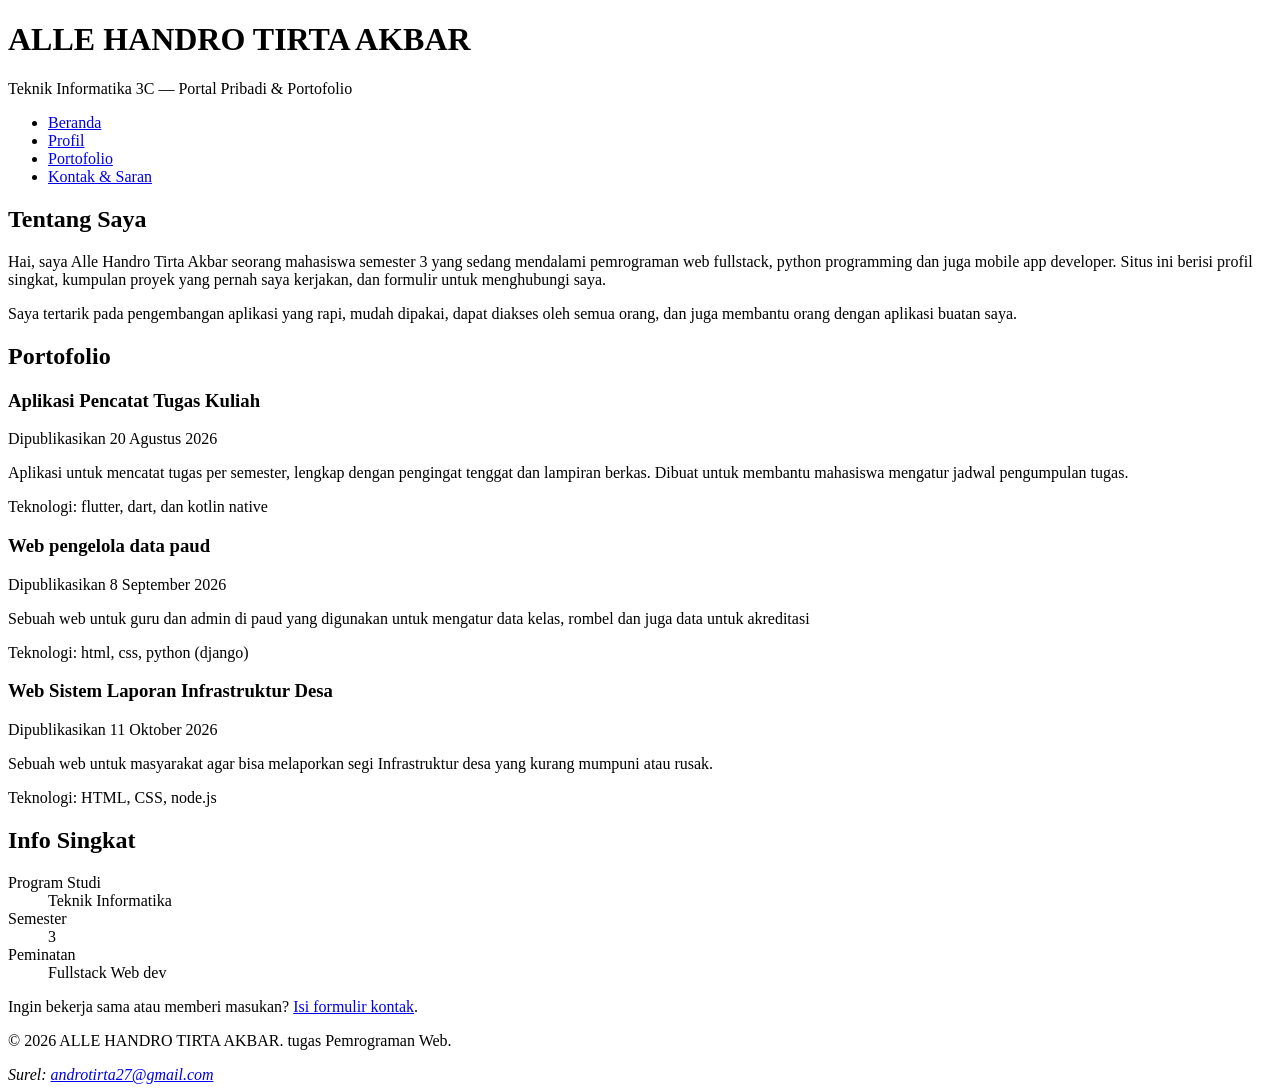
<file: tugas-2/index.html>
<!DOCTYPE html>
<html lang="id">
<head>
  <meta charset="utf-8">
  <meta name="viewport" content="width=device-width, initial-scale=1">
  <meta name="description" content="Portal pribadi dan portofolio mahasiswa">
  <title>Portal Pribadi &amp; Portofolio Mahasiswa</title>
</head>
<body>

  <header>
    <h1>ALLE HANDRO TIRTA AKBAR</h1>
    <p>Teknik Informatika 3C &mdash; Portal Pribadi &amp; Portofolio</p>

    <nav aria-label="Navigasi utama">
      <ul>
        <li><a href="index.html" aria-current="page">Beranda</a></li>
        <li><a href="index.html#profil">Profil</a></li>
        <li><a href="index.html#portofolio">Portofolio</a></li>
        <li><a href="kontak.html">Kontak &amp; Saran</a></li>
      </ul>
    </nav>
  </header>

  <main>

      <section id="profil">
        <h2>Tentang Saya</h2>
        <p>
          Hai, saya Alle Handro Tirta Akbar seorang mahasiswa semester 3 yang sedang mendalami pemrograman web fullstack, python programming dan juga mobile app developer. 
          Situs ini berisi profil singkat, kumpulan proyek yang pernah saya kerjakan,
          dan formulir untuk menghubungi saya.
        </p>
        <p>
          Saya tertarik pada pengembangan aplikasi yang rapi, mudah dipakai,
          dapat diakses oleh semua orang, dan juga membantu orang dengan aplikasi buatan saya.
        </p>
      </section>

      <section id="portofolio">
        <h2>Portofolio</h2>

        <article>
          <header>
            <h3>Aplikasi Pencatat Tugas Kuliah</h3>
            <p>Dipublikasikan <time datetime="2026-08-20">20 Agustus 2026</time></p>
          </header>
          <p>
            Aplikasi untuk mencatat tugas per semester, lengkap dengan pengingat
            tenggat dan lampiran berkas. Dibuat untuk membantu mahasiswa
            mengatur jadwal pengumpulan tugas.
          </p>
          <footer>
            <p>Teknologi: flutter, dart, dan kotlin native</p>
          </footer>
        </article>

        <article>
          <header>
            <h3>Web pengelola data paud</h3>
            <p>Dipublikasikan <time datetime="2026-09-08">8 September 2026</time></p>
          </header>
          <p>
            Sebuah web untuk guru dan admin di paud yang digunakan untuk mengatur data kelas, rombel dan juga data untuk akreditasi
          </p>
          <footer>
            <p>Teknologi: html, css, python (django)</p>
          </footer>
        </article>

        <article>
          <header>
            <h3>Web Sistem Laporan Infrastruktur Desa</h3>
            <p>Dipublikasikan <time datetime="2026-10-11">11 Oktober 2026</time></p>
          </header>
          <p>
            Sebuah web untuk masyarakat agar bisa melaporkan segi Infrastruktur desa yang kurang mumpuni atau rusak.
          </p>
          <footer>
            <p>Teknologi: HTML, CSS, node.js</p>
          </footer>
        </article>
      </section>

    <aside aria-labelledby="judul-aside">
      <h2 id="judul-aside">Info Singkat</h2>
      <dl>
        <dt>Program Studi</dt>
        <dd>Teknik Informatika</dd>
        <dt>Semester</dt>
        <dd>3</dd>
        <dt>Peminatan</dt>
        <dd>Fullstack Web dev</dd>
      </dl>
      <p>Ingin bekerja sama atau memberi masukan? <a href="kontak.html">Isi formulir kontak</a>.</p>
    </aside>

  </main>

  <footer>
    <p>&copy; 2026 ALLE HANDRO TIRTA AKBAR. tugas Pemrograman Web.</p>
    <address>
      Surel: <a href="mailto:email@contoh.com">androtirta27@gmail.com</a>
    </address>
  </footer>

</body>
</html>
</file>
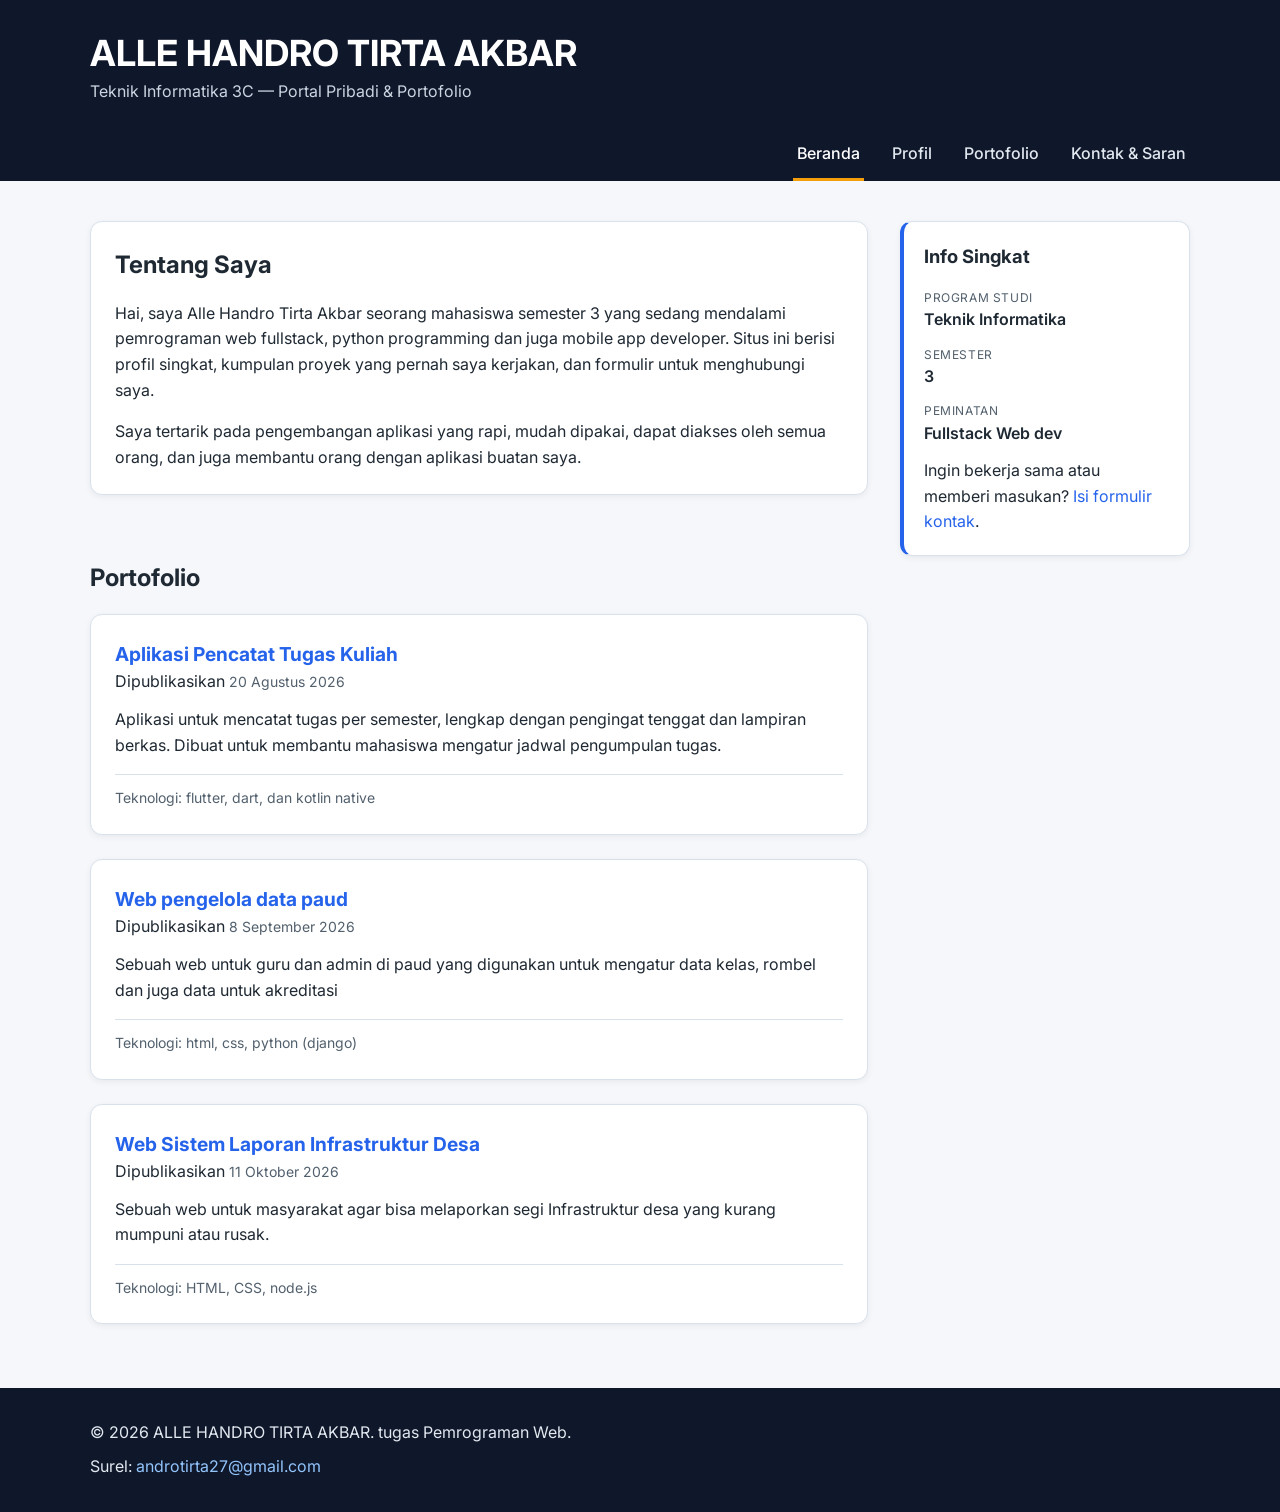
<file: tugas-3/index.html>
<!DOCTYPE html>
<html lang="id">
<head>
  <meta charset="utf-8">
  <meta name="viewport" content="width=device-width, initial-scale=1">
  <meta name="description" content="Portal pribadi dan portofolio mahasiswa">
  <link rel="stylesheet" href="style.css">
  <title>Portal Pribadi &amp; Portofolio Mahasiswa</title>
</head>
<body>

  <header>
    <h1>ALLE HANDRO TIRTA AKBAR</h1>
    <p>Teknik Informatika 3C &mdash; Portal Pribadi &amp; Portofolio</p>

    <nav aria-label="Navigasi utama">
      <ul>
        <li><a href="index.html" aria-current="page">Beranda</a></li>
        <li><a href="index.html#profil">Profil</a></li>
        <li><a href="index.html#portofolio">Portofolio</a></li>
        <li><a href="kontak.html">Kontak &amp; Saran</a></li>
      </ul>
    </nav>
  </header>

  <main>

      <section id="profil">
        <h2>Tentang Saya</h2>
        <p>
          Hai, saya Alle Handro Tirta Akbar seorang mahasiswa semester 3 yang sedang mendalami pemrograman web fullstack, python programming dan juga mobile app developer. 
          Situs ini berisi profil singkat, kumpulan proyek yang pernah saya kerjakan,
          dan formulir untuk menghubungi saya.
        </p>
        <p>
          Saya tertarik pada pengembangan aplikasi yang rapi, mudah dipakai,
          dapat diakses oleh semua orang, dan juga membantu orang dengan aplikasi buatan saya.
        </p>
      </section>

      <section id="portofolio">
        <h2>Portofolio</h2>

        <article>
          <header>
            <h3>Aplikasi Pencatat Tugas Kuliah</h3>
            <p>Dipublikasikan <time datetime="2026-08-20">20 Agustus 2026</time></p>
          </header>
          <p>
            Aplikasi untuk mencatat tugas per semester, lengkap dengan pengingat
            tenggat dan lampiran berkas. Dibuat untuk membantu mahasiswa
            mengatur jadwal pengumpulan tugas.
          </p>
          <footer>
            <p>Teknologi: flutter, dart, dan kotlin native</p>
          </footer>
        </article>

        <article>
          <header>
            <h3>Web pengelola data paud</h3>
            <p>Dipublikasikan <time datetime="2026-09-08">8 September 2026</time></p>
          </header>
          <p>
            Sebuah web untuk guru dan admin di paud yang digunakan untuk mengatur data kelas, rombel dan juga data untuk akreditasi
          </p>
          <footer>
            <p>Teknologi: html, css, python (django)</p>
          </footer>
        </article>

        <article>
          <header>
            <h3>Web Sistem Laporan Infrastruktur Desa</h3>
            <p>Dipublikasikan <time datetime="2026-10-11">11 Oktober 2026</time></p>
          </header>
          <p>
            Sebuah web untuk masyarakat agar bisa melaporkan segi Infrastruktur desa yang kurang mumpuni atau rusak.
          </p>
          <footer>
            <p>Teknologi: HTML, CSS, node.js</p>
          </footer>
        </article>
      </section>

    <aside aria-labelledby="judul-aside">
      <h2 id="judul-aside">Info Singkat</h2>
      <dl>
        <dt>Program Studi</dt>
        <dd>Teknik Informatika</dd>
        <dt>Semester</dt>
        <dd>3</dd>
        <dt>Peminatan</dt>
        <dd>Fullstack Web dev</dd>
      </dl>
      <p>Ingin bekerja sama atau memberi masukan? <a href="kontak.html">Isi formulir kontak</a>.</p>
    </aside>

  </main>

  <footer>
    <p>&copy; 2026 ALLE HANDRO TIRTA AKBAR. tugas Pemrograman Web.</p>
    <address>
      Surel: <a href="mailto:email@contoh.com">androtirta27@gmail.com</a>
    </address>
  </footer>

</body>
</html>
</file>
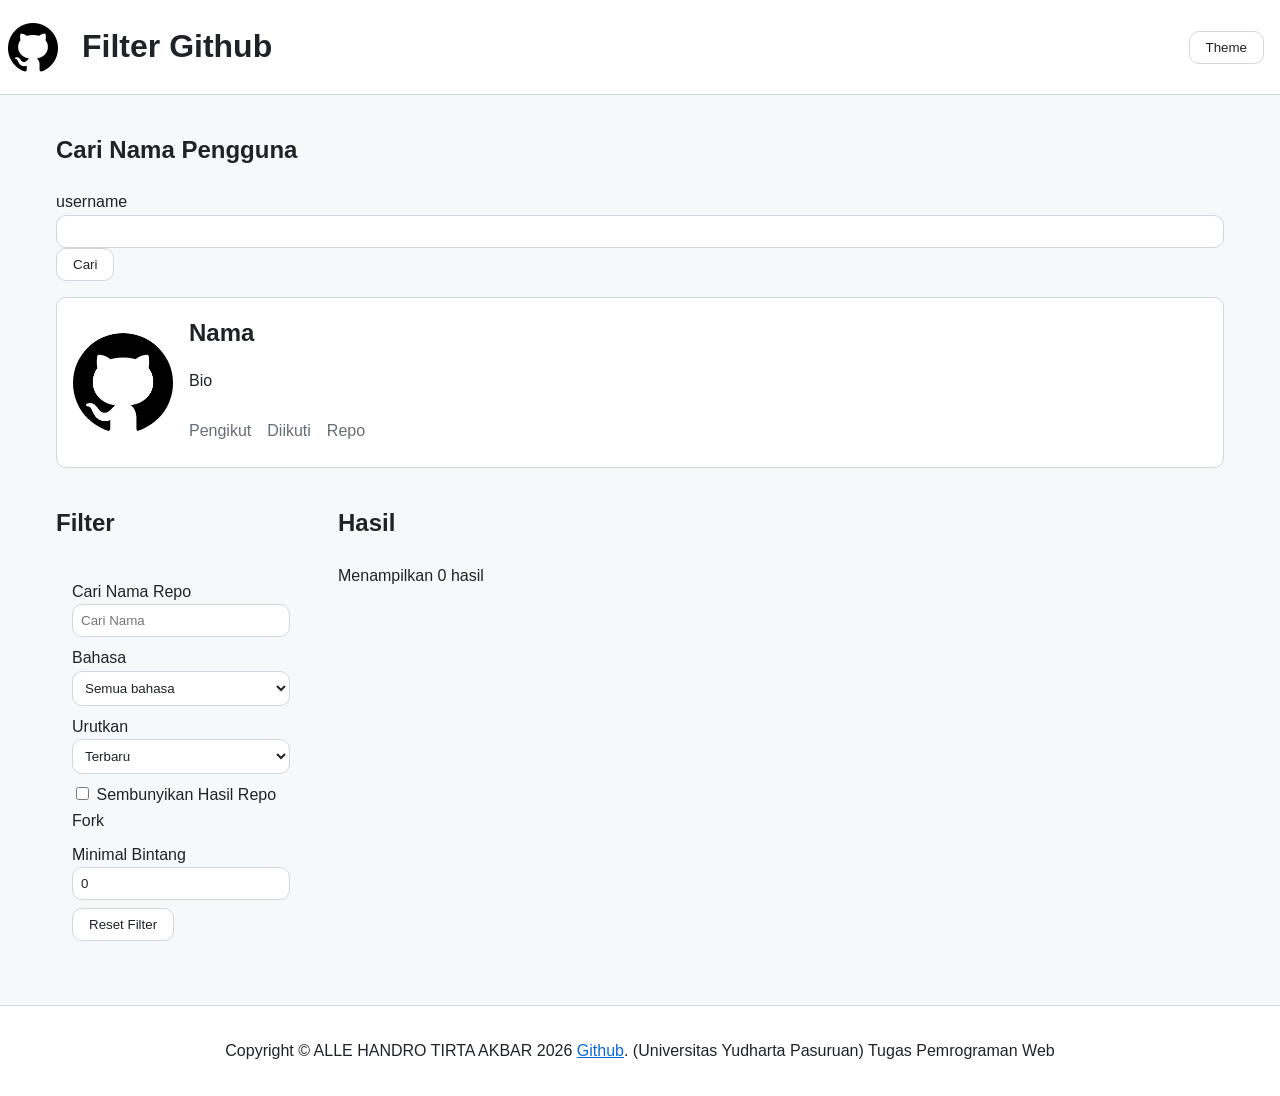
<file: tugas-5/Filter-Github/index.html>
<!DOCTYPE html>
<html lang="id">
<head>
    <meta charset="UTF-8">
    <meta name="viewport" content="width=device-width, initial-scale=1.0">
    <title>Github Filter</title>
    <link rel="stylesheet" href="style.css">
    <script src="script.js" defer></script>
</head>
<body>
    <header>
        <img src="assets/img/logo-github.png" alt="logo-github">
        <h1>Filter Github</h1>
        <button type="button" id="theme-toggle">Theme</button>
    </header>

    <main>
        <section>
            <h2>Cari Nama Pengguna</h2>
            <form id="search-form">
                <label for="username">username</label>
                <input type="text" id="username" required>
                <button type="submit" id="search-toggle">Cari</button>
            </form>
        </section>

        <section id="profile">
            <img src="assets/img/logo-github.png" alt="Foto Profil">
            <div id="profile-info">
                <h2>Nama</h2>
                <p>Bio</p>
                <ul>
                    <li><span id="followers">Pengikut</span></li>
                    <li><span id="following">Diikuti</span></li>
                    <li><span id="repos">Repo</span></li>
                </ul>
            </div>
        </section>

        <div class="layout">
            <aside>
                <h2>Filter</h2>
                <div class="filter-group">
                    <div>
                        <label for="search-name">Cari Nama Repo</label>
                        <input type="search" id="search-name" placeholder="Cari Nama">
                    </div>

                    <div>
                        <label for="filter-language">Bahasa</label>
                        <select id="filter-language">
                            <option value="">Semua bahasa</option>
                            <option value="JavaScript">JavaScript</option>
                            <option value="Python">Python</option>
                            <option value="PHP">PHP</option>
                        </select>
                    </div>

                    <div>
                        <label for="sort-by">Urutkan</label>
                        <select id="sort-by">
                            <option value="terbaru">Terbaru</option>
                            <option value="bintangTerbanyak">Bintang Terbanyak</option>
                            <option value="nameAZ">Nama A-Z</option>
                        </select>
                    </div>

                    <div>
                        <input type="checkbox" id="only-original">
                        <label for="only-original">Sembunyikan Hasil Repo Fork</label>
                    </div>

                    <div>
                        <label for="min-stars">Minimal Bintang</label>
                        <input type="number" id="min-stars" min="0" value="0">
                    </div>

                    <div>
                        <button type="button" id="reset-btn">Reset Filter</button>
                    </div>
                </div>
            </aside>

            <section>
                <h2>Hasil</h2>
                <p id="result-count">Menampilkan 0 hasil</p>
                <p id="loading" hidden>Memuat...</p>
                <p id="error" hidden>Terjadi kesalahan saat memuat data.</p>
                <p id="empty" hidden>Tidak ada hasil yang ditemukan.</p>
                <div id="repo-grid">
                    <article class="repo-card">
                        <h3><a href="#">Nama Repo</a></h3>
                        <p>Deskripsi Repo</p>
                        <ul>
                            <li><span class="language">Bahasa</span></li>
                            <li><span class="stars">Bintang</span></li>
                            <li><span class="forks">Fork</span></li>
                        </ul>
                        <p>Tanggal Update: <time datetime="2017-02-14">Tanggal Update</time></p>
                    </article>
                </div>
            </section>
        </div>
    </main>

    <footer class="footer">
        <p>Copyright &copy; ALLE HANDRO TIRTA AKBAR 2026 <a href="https://github.com/allehandrotirtaakbar">Github</a>. (Universitas Yudharta Pasuruan) Tugas Pemrograman Web </p>
    </footer>
</body>
</html>
</file>
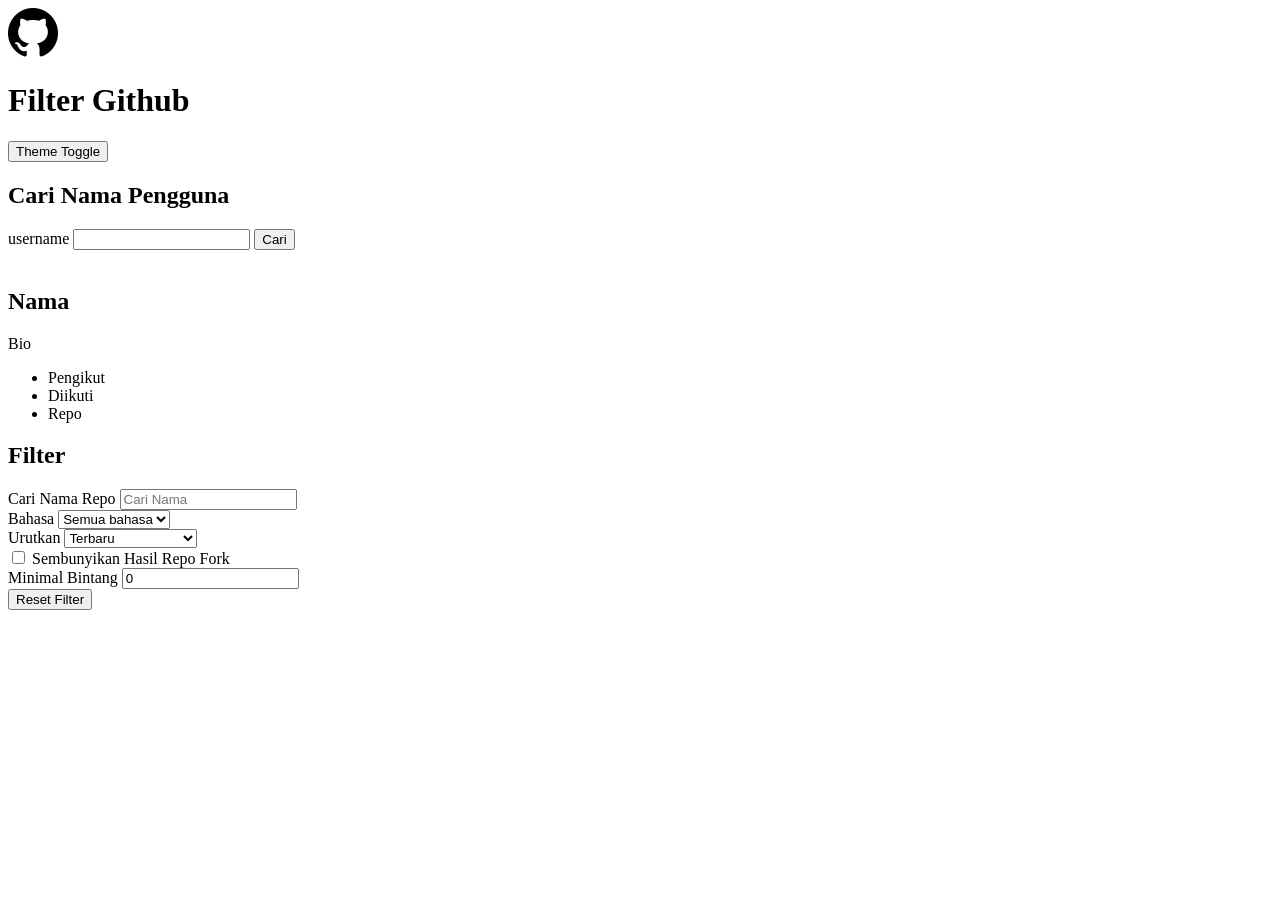
<file: tugas-5/filter_github/index.html>
<!DOCTYPE html>
<html lang="id">
<head>
    <meta charset="UTF-8">
    <meta name="viewport" content="width=device-width, initial-scale=1.0">
    <title>Github Filter</title>
</head>
<body>
    <header>
        <img src="assets/img/logo-github.png" alt="logo-github" width="50px">
        <h1>Filter Github</h1>
        <button type="button" id="theme-toggle">Theme Toggle</button>
    </header>

    <main>
        <section>
            <h2>Cari Nama Pengguna</h2>
            <form id="search-form">
                <label for="username">username</label>
                <input type="text" id="username" required>
                <button type="submit">Cari</button>
            </form>
        </section>

        <section id="profile">
            <img alt="">
            <h2>Nama</h2>
            <p>Bio</p>
            <ul>
                <li>Pengikut</li>
                <li>Diikuti</li>
                <li>Repo</li>
            </ul>
        </section>

        <div class="layout">
            <aside>
                <h2>Filter</h2>
                <div class="filter-group">
                    <div>
                        <label for="search-name">Cari Nama Repo</label>
                        <input type="search" id="search-name" placeholder="Cari Nama">
                    </div>

                    <div>
                        <label for="filter-language">Bahasa</label>
                        <select id="filter-language">
                            <option value="">Semua bahasa</option>
                            <option value="JavaScript">JavaScript</option>
                            <option value="Python">Python</option>
                            <option value="PHP">PHP</option>
                        </select>
                    </div>

                    <div>
                        <label for="sort-by">Urutkan</label>
                        <select id="sort-by">
                            <option value="terbaru">Terbaru</option>
                            <option value="bintangTerbanyak">Bintang Terbanyak</option>
                            <option value="nameAZ">Nama A-Z</option>
                        </select>
                    </div>

                    <div>
                        <input type="checkbox" id="only-original">
                        <label for="only-original">Sembunyikan Hasil Repo Fork</label>
                    </div>

                    <div>
                        <label for="min-stars">Minimal Bintang</label>
                        <input type="number" id="min-stars" min="0" value="0">
                    </div>

                    <div>
                        <button input type="button" id="reset-btn">Reset Filter</button>
                    </div>
                </div>
            </aside>

            <section>

            </section>
        </div>
    </main>

    <footer>

    </footer>
</body>
</html>
</file>
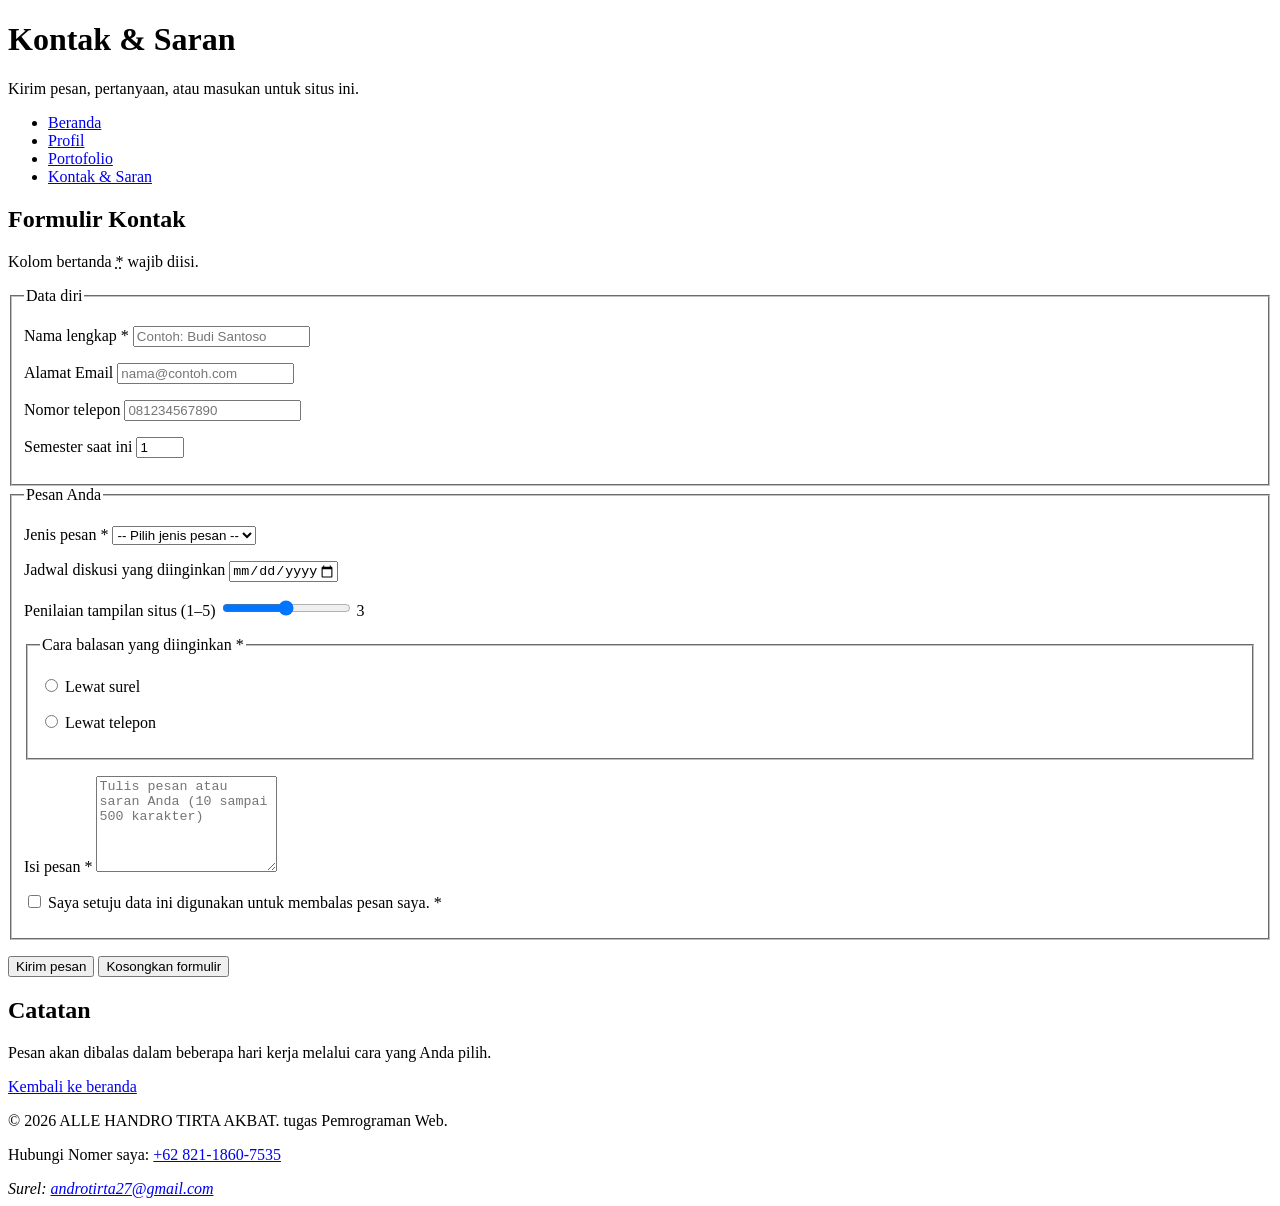
<file: tugas-2/kontak.html>
<!DOCTYPE html>
<html lang="id">
<head>
  <meta charset="utf-8">
  <meta name="viewport" content="width=device-width, initial-scale=1">
  <meta name="description" content="Formulir kontak dan saran untuk portal pribadi mahasiswa.">
  <title>Kontak &amp; Saran & Portal Pribadi Mahasiswa</title>
</head>
<body>

  <header>
    <h1>Kontak &amp; Saran</h1>
    <p>Kirim pesan, pertanyaan, atau masukan untuk situs ini.</p>

    <nav aria-label="Navigasi utama">
      <ul>
        <li><a href="index.html">Beranda</a></li>
        <li><a href="index.html#profil">Profil</a></li>
        <li><a href="index.html#portofolio">Portofolio</a></li>
        <li><a href="kontak.html" aria-current="page">Kontak &amp; Saran</a></li>
      </ul>
    </nav>
  </header>

  <main>

      <section>
        <h2>Formulir Kontak</h2>
        <p>Kolom bertanda <abbr title="wajib diisi">*</abbr> wajib diisi.</p>

        <form action="#" method="post">

          <fieldset>
            <legend>Data diri</legend>

            <p>
              <label for="nama">Nama lengkap *</label>
              <input type="text" id="nama" name="nama" required minlength="3" maxlength="50"
                     autocomplete="name" placeholder="Contoh: Budi Santoso">
            </p>

            <p>
              <label for="email">Alamat Email</label>
              <input type="email" id="email" name="email" required
                     autocomplete="email" placeholder="nama@contoh.com">
            </p>

            <p>
              <label for="telepon">Nomor telepon</label>
              <input type="tel" id="telepon" name="telepon"
                     pattern="08[0-9]{8,11}" title="Awali dengan 08, total 10 sampai 13 digit angka"
                     autocomplete="tel" placeholder="081234567890">
            </p>

            <p>
              <label for="semester">Semester saat ini</label>
              <input type="number" id="semester" name="semester" min="1" max="14" step="1" value="1">
            </p>
          </fieldset>

          <fieldset>
            <legend>Pesan Anda</legend>

            <p>
              <label for="jenis">Jenis pesan *</label>
              <select id="jenis" name="jenis" required>
                <option value="">-- Pilih jenis pesan --</option>
                <option value="pertanyaan">Pertanyaan</option>
                <option value="kerja-sama">Ajakan kerja sama</option>
                <option value="saran">Saran untuk situs</option>
              </select>
            </p>

            <p>
              <label for="tanggal">Jadwal diskusi yang diinginkan</label>
              <input type="date" id="tanggal" name="tanggal" min="2026-10-19" max="2027-12-31">
            </p>

            <p>
              <label for="rating">Penilaian tampilan situs (1&ndash;5)</label>
              <input type="range" id="rating" name="rating" min="1" max="5" step="1" value="3"
                     oninput="document.getElementById('rating-nilai').value = this.value">
              <output id="rating-nilai" for="rating">3</output>
            </p>

            <fieldset>
              <legend>Cara balasan yang diinginkan *</legend>
              <p>
                <input 
                type="radio" 
                id="balas-email" 
                name="balasan" 
                value="email" required>
                <label for="balas-email">Lewat surel</label>
              </p>
              <p>
                <input 
                type="radio" 
                id="balas-telepon" 
                name="balasan" 
                value="telepon">
                <label for="balas-telepon">Lewat telepon</label>
              </p>
            </fieldset>

            <p>
              <label for="pesan">Isi pesan *</label>
              <textarea id="pesan" name="pesan" rows="6" required minlength="10" maxlength="500"
                        placeholder="Tulis pesan atau saran Anda (10 sampai 500 karakter)"></textarea>
            </p>

            <p>
              <input type="checkbox" id="setuju" name="setuju" value="ya" required>
              <label for="setuju">Saya setuju data ini digunakan untuk membalas pesan saya. *</label>
            </p>
          </fieldset>

          <p>
            <button type="submit">Kirim pesan</button>
            <button type="reset">Kosongkan formulir</button>
          </p>

        </form>
      </section>

    <aside aria-labelledby="judul-aside">
      <h2 id="judul-aside">Catatan</h2>
      <p>Pesan akan dibalas dalam beberapa hari kerja melalui cara yang Anda pilih.</p>
      <p><a href="index.html">Kembali ke beranda</a></p>
    </aside>

  </main>

  <footer>
    <p>&copy; 2026 ALLE HANDRO TIRTA AKBAT. tugas Pemrograman Web.</p>
    <p>Hubungi Nomer saya: <a href="tel:+6282118607535">+62 821-1860-7535</a></p>
    <address>
      Surel: <a href="mailto:email@contoh.com">androtirta27@gmail.com</a>
    </address>
  </footer>

</body>
</html>
</file>
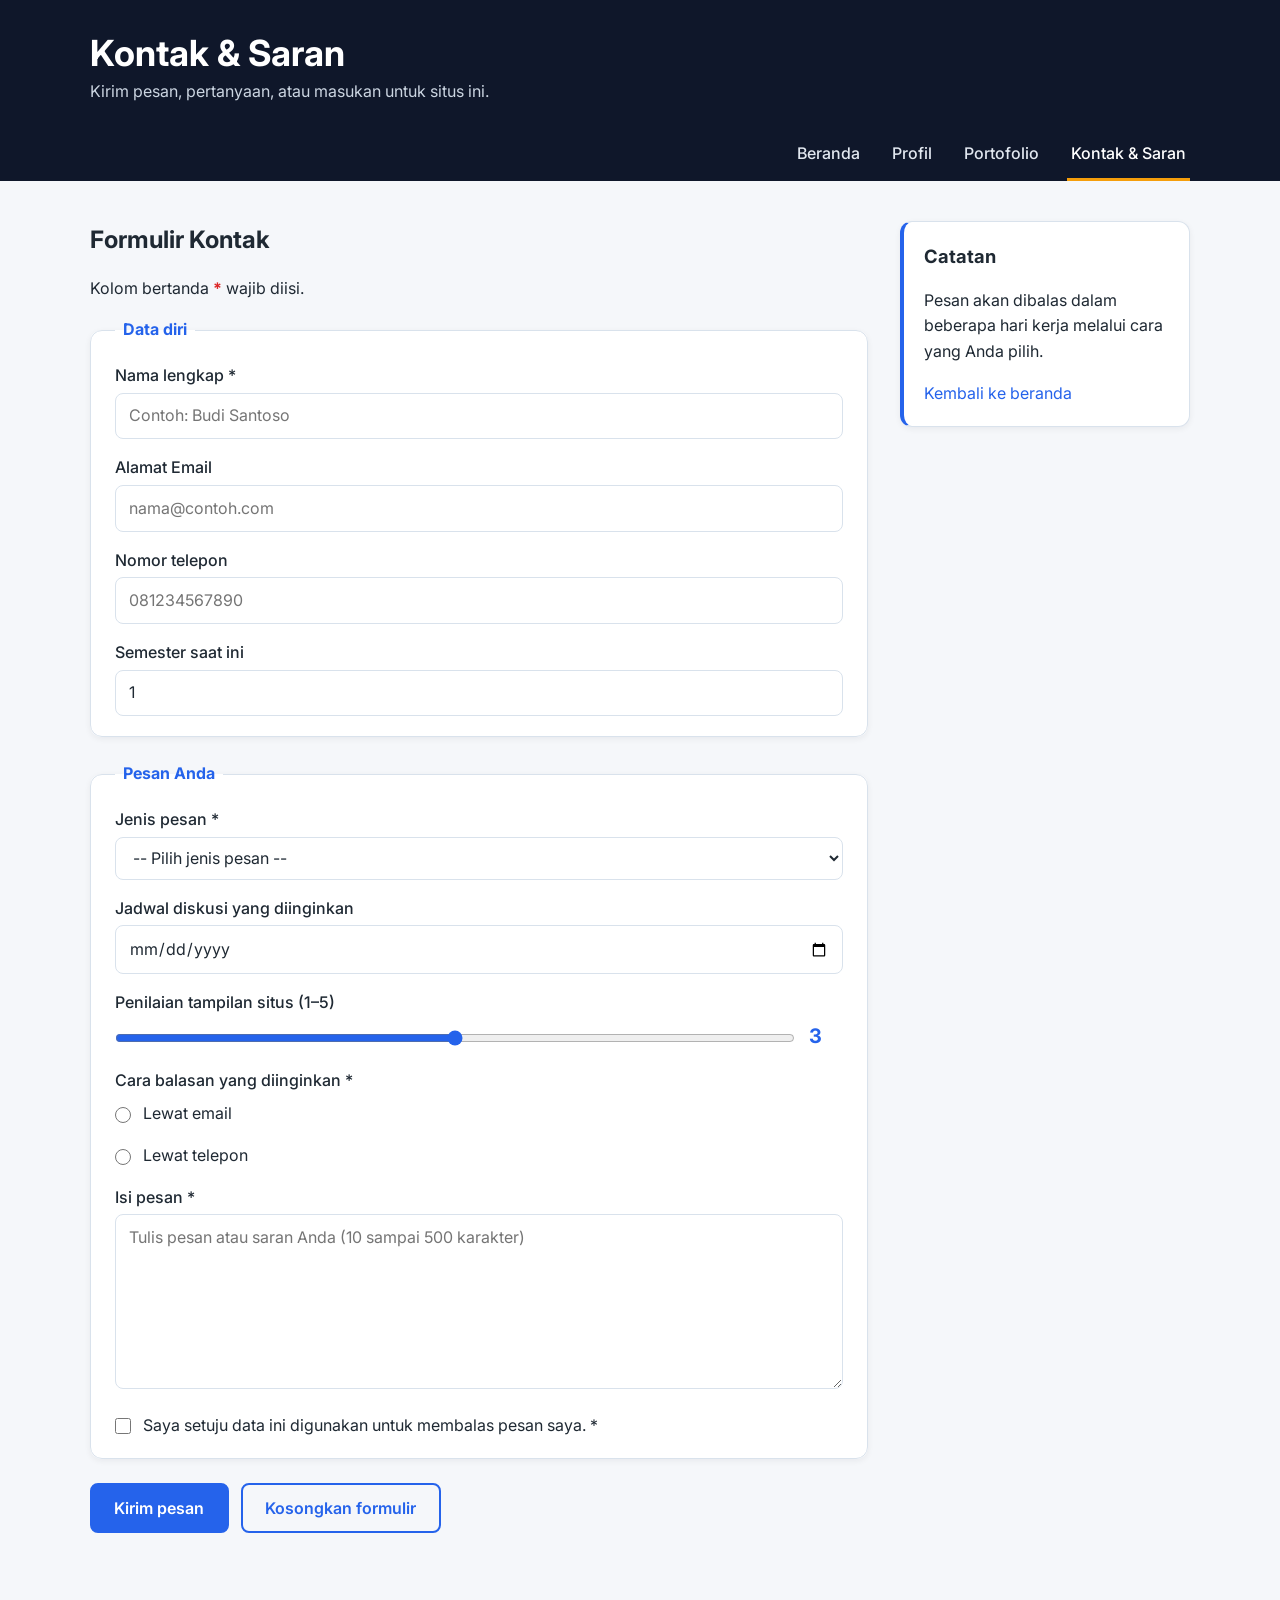
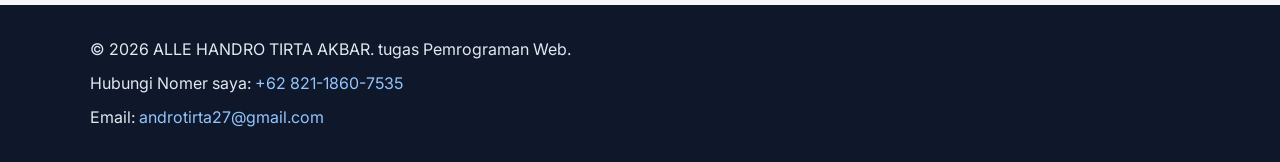
<file: tugas-3/kontak.html>
<!DOCTYPE html>
<html lang="id">
<head>
  <meta charset="utf-8">
  <meta name="viewport" content="width=device-width, initial-scale=1">
  <meta name="description" content="Formulir kontak dan saran untuk portal pribadi mahasiswa.">
  <link rel="stylesheet" href="style.css">
  <title>Kontak &amp; Saran & Portal Pribadi Mahasiswa</title>
</head>
<body>

  <header>
    <h1>Kontak &amp; Saran</h1>
    <p>Kirim pesan, pertanyaan, atau masukan untuk situs ini.</p>

    <nav aria-label="Navigasi utama">
      <ul>
        <li><a href="index.html">Beranda</a></li>
        <li><a href="index.html#profil">Profil</a></li>
        <li><a href="index.html#portofolio">Portofolio</a></li>
        <li><a href="kontak.html" aria-current="page">Kontak &amp; Saran</a></li>
      </ul>
    </nav>
  </header>

  <main>

      <section>
        <h2>Formulir Kontak</h2>
        <p>Kolom bertanda <abbr title="wajib diisi">*</abbr> wajib diisi.</p>

        <form action="#" method="post">

          <fieldset>
            <legend>Data diri</legend>

            <p>
              <label for="nama">Nama lengkap *</label>
              <input type="text" id="nama" name="nama" required minlength="3" maxlength="50"
                     autocomplete="name" placeholder="Contoh: Budi Santoso">
            </p>

            <p>
              <label for="email">Alamat Email</label>
              <input type="email" id="email" name="email" required
                     autocomplete="email" placeholder="nama@contoh.com">
            </p>

            <p>
              <label for="telepon">Nomor telepon</label>
              <input type="tel" id="telepon" name="telepon"
                     pattern="08[0-9]{8,11}" title="Awali dengan 08, total 10 sampai 13 digit angka"
                     autocomplete="tel" placeholder="081234567890">
            </p>

            <p>
              <label for="semester">Semester saat ini</label>
              <input type="number" id="semester" name="semester" min="1" max="14" step="1" value="1">
            </p>
          </fieldset>

          <fieldset>
            <legend>Pesan Anda</legend>

            <p>
              <label for="jenis">Jenis pesan *</label>
              <select id="jenis" name="jenis" required>
                <option value="">-- Pilih jenis pesan --</option>
                <option value="pertanyaan">Pertanyaan</option>
                <option value="kerja-sama">Ajakan kerja sama</option>
                <option value="saran">Saran untuk situs</option>
              </select>
            </p>

            <p>
              <label for="tanggal">Jadwal diskusi yang diinginkan</label>
              <input type="date" id="tanggal" name="tanggal" min="2026-10-19" max="2027-12-31">
            </p>

            <p>
              <label for="rating">Penilaian tampilan situs (1&ndash;5)</label>
              <input type="range" id="rating" name="rating" min="1" max="5" step="1" value="3"
                     oninput="document.getElementById('rating-nilai').value = this.value">
              <output id="rating-nilai" for="rating">3</output>
            </p>

            <fieldset>
              <legend>Cara balasan yang diinginkan *</legend>
              <p>
                <input 
                type="radio" 
                id="balas-email" 
                name="balasan" 
                value="email" required>
                <label for="balas-email">Lewat email</label>
              </p>
              <p>
                <input 
                type="radio" 
                id="balas-telepon" 
                name="balasan" 
                value="telepon">
                <label for="balas-telepon">Lewat telepon</label>
              </p>
            </fieldset>

            <p>
              <label for="pesan">Isi pesan *</label>
              <textarea id="pesan" name="pesan" rows="6" required minlength="10" maxlength="500"
                        placeholder="Tulis pesan atau saran Anda (10 sampai 500 karakter)"></textarea>
            </p>

            <p>
              <input type="checkbox" id="setuju" name="setuju" value="ya" required>
              <label for="setuju">Saya setuju data ini digunakan untuk membalas pesan saya. *</label>
            </p>
          </fieldset>

          <p>
            <button type="submit">Kirim pesan</button>
            <button type="reset">Kosongkan formulir</button>
          </p>

        </form>
      </section>

    <aside aria-labelledby="judul-aside">
      <h2 id="judul-aside">Catatan</h2>
      <p>Pesan akan dibalas dalam beberapa hari kerja melalui cara yang Anda pilih.</p>
      <p><a href="index.html">Kembali ke beranda</a></p>
    </aside>

  </main>

  <footer>
    <p>&copy; 2026 ALLE HANDRO TIRTA AKBAR. tugas Pemrograman Web.</p>
    <p>Hubungi Nomer saya: <a href="tel:+6282118607535">+62 821-1860-7535</a></p>
    <address>
      Email: <a href="mailto:andro.tirta27@gmail.com">androtirta27@gmail.com</a>
    </address>
  </footer>

</body>
</html>
</file>
<file: tugas-3/style.css>
@import url("https://fonts.googleapis.com/css2?family=Inter:wght@400;500;600;700&display=swap");

/* ===== 1. VARIABEL ===== */
:root {
  --warna-gelap: #0F172A;
  --warna-latar: #F5F7FA;
  --warna-kartu: #FFFFFF;
  --warna-teks: #1F2933;
  --warna-redup: #52606D;
  --warna-aksen: #2563EB;
  --warna-aksen-hover: #1D4ED8;
  --warna-kuning: #F59E0B;
  --warna-border: #D9E2EC;
  --warna-error: #DC2626;
  --warna-sukses: #16A34A;
  --teks-di-gelap: #E2E8F0;
  --teks-redup-di-gelap: #CBD5E1;
  --link-di-gelap: #93C5FD;

  --font-utama: "Inter", system-ui, -apple-system, "Segoe UI", sans-serif;
  --radius: 12px;
  --radius-kecil: 8px;
  --lebar-maks: 1100px;
  --bayangan: 0 2px 6px rgba(15, 23, 42, 0.06);
  --bayangan-hover: 0 10px 24px rgba(15, 23, 42, 0.14);
}

/* ===== 2. RESET ===== */
*, *::before, *::after {
  margin: 0;
  padding: 0;
  box-sizing: border-box;
}

/* ===== 3. GAYA DASAR ===== */
html {
  font-size: 16px;
  scroll-behavior: smooth;
}

body {
  font-family: var(--font-utama);
  background: var(--warna-latar);
  color: var(--warna-teks);
  line-height: 1.6;
}

h1 {
  font-size: 2.25rem;
  line-height: 1.2;
}

h2 {
  font-size: 1.5rem;
  margin-bottom: 1rem;
}

h3 {
  font-size: 1.2rem;
  color: var(--warna-aksen);
}

p {
  margin-bottom: 1rem;
}

p:last-child {
  margin-bottom: 0;
}

a {
  color: var(--warna-aksen);
  text-decoration: none;
}

a:hover {
  color: var(--warna-aksen-hover);
  text-decoration: underline;
}

time {
  font-size: 0.875rem;
  color: var(--warna-redup);
}

abbr {
  text-decoration: none;
  color: var(--warna-error);
  font-weight: 700;
}

/* ===== 4. LAYOUT ===== */
body > header,
body > footer,
main {
  padding-inline: max(1rem, calc((100% - var(--lebar-maks)) / 2));
}

body > header {
  padding-block: 2rem 0;
}

body > footer {
  padding-block: 2rem;
}

main {
  padding-block: 2.5rem;
  display: grid;
  grid-template-columns: minmax(0, 1fr) 290px;
  gap: 2rem;
}

main > section {
  grid-column: 1;
}

main > aside {
  grid-column: 2;
  grid-row: 1 / span 2;
  align-self: start;
}

/* ===== 5. KOMPONEN ===== */

/* --- header halaman + nav --- */
body > header,
body > footer {
  background: var(--warna-gelap);
  color: var(--teks-di-gelap);
}

body > header h1 {
  color: #FFFFFF;
}

body > header > p {
  color: var(--teks-redup-di-gelap);
  margin-top: 0.25rem;
}

nav ul {
  display: flex;
  justify-content: flex-end;
  flex-wrap: wrap;
  gap: 0.5rem 1.5rem;
  list-style: none;
  margin-top: 1.5rem;
}

nav a {
  display: inline-block;
  padding: 0.75rem 0.25rem;
  color: var(--teks-di-gelap);
  text-decoration: none;
  font-weight: 500;
  border-bottom: 3px solid transparent;
  transition: color 0.2s, border-color 0.2s;
}

nav a:hover {
  color: #FFFFFF;
  text-decoration: none;
  border-bottom-color: var(--warna-aksen);
}

nav a[aria-current="page"] {
  color: #FFFFFF;
  border-bottom-color: var(--warna-kuning);
}

/* --- section profil sebagai kartu --- */
#profil {
  background: var(--warna-kartu);
  border: 1px solid var(--warna-border);
  border-radius: var(--radius);
  padding: 1.5rem;
  margin-bottom: 2rem;
  box-shadow: var(--bayangan);
}

/* --- portofolio --- */
article {
  background: var(--warna-kartu);
  border: 1px solid var(--warna-border);
  border-radius: var(--radius);
  padding: 1.5rem;
  margin-bottom: 1.5rem;
  box-shadow: var(--bayangan);
  transition: transform 0.2s, box-shadow 0.2s;
}

article:hover {
  transform: translateY(-4px);
  box-shadow: var(--bayangan-hover);
}

article > header {
  margin-bottom: 0.75rem;
}

article > header p {
  margin-bottom: 0;
}

article > footer {
  margin-top: 1rem;
  padding-top: 0.75rem;
  border-top: 1px solid var(--warna-border);
  font-size: 0.875rem;
  color: var(--warna-redup);
}

article > footer p {
  margin-bottom: 0;
}

/* --- aside --- */
main > aside {
  position: sticky;
  top: 1rem;
  background: var(--warna-kartu);
  border: 1px solid var(--warna-border);
  border-left: 4px solid var(--warna-aksen);
  border-radius: var(--radius);
  padding: 1.25rem;
  box-shadow: var(--bayangan);
}

main > aside h2 {
  font-size: 1.15rem;
}

dt {
  font-size: 0.75rem;
  text-transform: uppercase;
  letter-spacing: 0.05em;
  color: var(--warna-redup);
}

dd {
  font-weight: 600;
  margin-bottom: 0.75rem;
}

/* --- formulir --- */
fieldset {
  background: var(--warna-kartu);
  border: 1px solid var(--warna-border);
  border-radius: var(--radius);
  padding: 1.25rem 1.5rem;
  margin-bottom: 1.5rem;
  box-shadow: var(--bayangan);
}

legend {
  padding: 0 0.5rem;
  font-weight: 700;
  color: var(--warna-aksen);
}

/* fieldset di dalam fieldset */
fieldset fieldset {
  border: none;
  box-shadow: none;
  background: transparent;
  padding: 0;
  margin-bottom: 1rem;
}

fieldset fieldset legend {
  padding: 0;
  margin-bottom: 0.5rem;
  color: var(--warna-teks);
  font-weight: 500;
}

label {
  display: block;
  margin-bottom: 0.25rem;
  font-weight: 500;
}

/* label radio/checkbox sejajar dengan inputnya */
input[type="radio"] + label,
input[type="checkbox"] + label {
  display: inline;
  font-weight: 400;
}

input[type="radio"],
input[type="checkbox"] {
  accent-color: var(--warna-aksen);
  margin-right: 0.5rem;
  width: 1rem;
  height: 1rem;
  vertical-align: middle;
}

input:not([type="radio"]):not([type="checkbox"]):not([type="range"]),
select,
textarea {
  width: 100%;
  padding: 0.6rem 0.8rem;
  border: 1px solid var(--warna-border);
  border-radius: var(--radius-kecil);
  background: #fff;
  color: var(--warna-teks);
  font: inherit;
  transition: border-color 0.2s, box-shadow 0.2s;
}

textarea {
  resize: vertical;
}

input[type="range"] {
  width: calc(100% - 3rem);
  accent-color: var(--warna-aksen);
  vertical-align: middle;
}

output {
  display: inline-block;
  min-width: 2rem;
  text-align: center;
  font-size: 1.25rem;
  font-weight: 700;
  color: var(--warna-aksen);
}

/* tombol */
button {
  font: inherit;
  font-weight: 600;
  padding: 0.65rem 1.4rem;
  margin-right: 0.5rem;
  border-radius: var(--radius-kecil);
  border: 2px solid var(--warna-aksen);
  background: var(--warna-aksen);
  color: #fff;
  cursor: pointer;
  transition: background 0.2s, color 0.2s, border-color 0.2s;
}

button:hover {
  background: var(--warna-aksen-hover);
  border-color: var(--warna-aksen-hover);
}

button[type="reset"] {
  background: transparent;
  color: var(--warna-aksen);
}

button[type="reset"]:hover {
  background: rgba(37, 99, 235, 0.08);
  color: var(--warna-aksen-hover);
}

/* --- footer halaman --- */
body > footer p {
  margin-bottom: 0.5rem;
}

body > footer address {
  font-style: normal;
}

body > footer a {
  color: var(--link-di-gelap);
}

body > footer a:hover {
  color: #fff;
}

/* ===== 6. STATE (hover, focus, validasi) ===== */
a:focus-visible,
button:focus-visible,
input:focus-visible,
select:focus-visible,
textarea:focus-visible {
  outline: 3px solid var(--warna-aksen);
  outline-offset: 2px;
}

body > header a:focus-visible,
body > footer a:focus-visible {
  outline-color: var(--warna-kuning);
}

input:not([type="radio"]):not([type="checkbox"]):not([type="range"]):focus,
select:focus,
textarea:focus {
  border-color: var(--warna-aksen);
  box-shadow: 0 0 0 3px rgba(37, 99, 235, 0.2);
}

input:user-invalid,
select:user-invalid,
textarea:user-invalid {
  border-color: var(--warna-error);
}

input:user-valid,
textarea:user-valid {
  border-color: var(--warna-sukses);
}

@media (prefers-reduced-motion: reduce) {
  html { scroll-behavior: auto; }
  * { transition: none !important; }
  article:hover { transform: none; }
}

/* ===== 7. RESPONSIF ===== */
@media (max-width: 800px) {
  h1 {
    font-size: 1.75rem;
  }

  nav ul {
    justify-content: flex-start;
  }

  main {
    grid-template-columns: minmax(0, 1fr);
    padding-block: 1.5rem;
    gap: 1.5rem;
  }

  main > section,
  main > aside {
    grid-column: 1;
    grid-row: auto;
  }

  main > aside {
    position: static;
  }

  fieldset {
    padding: 1rem;
  }
}

@media (max-width: 480px) {
  button {
    width: 100%;
    margin: 0 0 0.75rem;
  }
}
</file>
<file: tugas-5/Filter-Github/style.css>
/* ========== VARIABEL ========== */

:root {
    /* LIGHT MODE */
    --bg: #f6f8fa;
    --card: #ffffff;
    --border: #d0d7de;
    --text: #1f2328;
    --muted: #656d76;
    --accent: #0969da;
    --other-card: #eaeef2;
    --accent-hover: #0860ca;
}

/* ========== RESET & DASAR ========== */
* {
    box-sizing: border-box;
}

body {
    background-color: var(--bg);
    color: var(--text);
    font-family: 'Segoe UI', Tahoma, Geneva, Verdana, sans-serif;
    line-height: 1.6;
    margin: 0;
    padding: 0;
}

/* ========== HEADER ========== */
header {
    display: flex;
    align-items: center;
    gap: 1rem;
    background-color: var(--card);
    border-bottom: 1px solid var(--border);
}

header img {
    margin: 0.5rem;
    width: 50px;
}

#theme-toggle {
    margin-left: auto;
    margin-right: 1rem;
}

/* ========== LAYOUT ========== */
main {
    max-width: 1200px;
    margin: 0 auto;
    padding: 1rem;
}

.layout {
    display: grid;
    grid-template-columns: 250px 1fr;
    gap: 2rem;
}

/* ========== PROFIL ========== */
#profile {
    display: flex;
    align-items: center;
    gap: 1rem;
    background-color: var(--card);
    border: 1px solid var(--border);
    border-radius: 10px;
    margin: 1rem 0;
    padding: 1rem;
}

#profile img {
    border-radius: 50%;
    width: 100px;
    height: 100px;
    object-fit: cover;
}

#profile-info {
    display: flex;
    flex-direction: column;
}

#profile-info h2 {
    margin: 0;
    font-size: 1.5rem;
}

#profile-info ul {
    display: flex;
    gap: 1rem;
    margin: 0.5rem 0;
    padding: 0;
    color: var(--muted);
    list-style-type: none;
}

/* ========== FORM & FILTER ========== */
.filter-group {
    display: flex;
    flex-direction: column;
    gap: 0.5rem;
    padding: 1rem;
}

#username,
#search-name,
#min-stars,
#filter-language,
#sort-by {
    width: 100%;
    padding: 0.5rem;
    border: 1px solid var(--border);
    border-radius: 10px;
    background-color: var(--card);
    color: var(--text);
    font-family: inherit;
}

#username:focus,
#search-name:focus,
#min-stars:focus,
#filter-language:focus,
#sort-by:focus {
    outline: none;
    border-color: var(--accent);
}

/* ========== TOMBOL ========== */
#theme-toggle,
#search-toggle,
#reset-btn {
    background-color: var(--card);
    color: var(--text);
    border: 1px solid var(--border);
    border-radius: 10px;
    padding: 0.5rem 1rem;
    cursor: pointer;
    font-family: inherit;
}

#theme-toggle:hover,
#search-toggle:hover,
#reset-btn:hover {
    background-color: var(--accent-hover);
    color: var(--text);
    border-color: var(--accent-hover);
}

#theme-toggle:focus-visible,
#search-toggle:focus-visible,
#reset-btn:focus-visible {
    outline: 2px solid var(--accent);
    outline-offset: 2px;
}

/* ========== KARTU REPO ========== */
#repo-grid {
    display: grid;
    grid-template-columns: repeat(auto-fill, minmax(250px, 1fr));
    gap: 2rem;
}

.repo-card {
    background-color: var(--card);
    border: 1px solid var(--border);
    border-radius: 5px;
    padding: 1rem;
    transition: transform 0.2s;
}

.repo-card:hover {
    transform: translateY(-3px);
}

.repo-card h3 a {
    color: var(--accent);
    text-decoration: none;
}

.repo-card ul {
    display: flex;
    list-style-type: none;
    padding: 1rem 0;
    gap: 0.5rem;
}

.language,
.forks,
.stars {
    padding: 0.5rem;
    border-radius: 10px;
    background-color: var(--other-card);
}


/* ========== DARK MODE ========== */

body.dark-theme {

    --bg: #0d1117;
    --card: #161b22;
    --border: #30363d;
    --text: #e6edf3;
    --muted: #8b949e;
    --accent: #2f81f6;
    --other-card: #323d4d;
    --accent-hover: #488aee;

}

/* Logo GitHub saat Dark Mode */
body.dark-theme header img {
    filter: invert(1);
}

/* Memperbaiki warna input autofill */
body.dark-theme input:-webkit-autofill,
body.dark-theme input:-webkit-autofill:hover,
body.dark-theme input:-webkit-autofill:focus {

    -webkit-text-fill-color: var(--text);

    -webkit-box-shadow:
        0 0 0 1000px var(--card) inset;

    caret-color: var(--text);

}


/* ========== LINK & FOOTER ========== */
a {
    color: var(--accent);
}

.footer {
    text-align: center;
    padding: 1rem;
    background-color: var(--card);
    border-top: 1px solid var(--border);
    margin-top: 2rem;
}

/* ========== RESPONSIF ========== */
@media (max-width: 768px) {
    .layout {
        grid-template-columns: 1fr;
    }

    main {
        padding: 0.75rem;
    }
}

@media (max-width: 480px) {
    header h1 {
        font-size: 1.25rem;
    }

    #profile {
        flex-direction: column;
        text-align: center;
    }

    #profile-info ul {
        flex-wrap: wrap;
        justify-content: center;
    }

    #repo-grid {
        grid-template-columns: 1fr;
    }

    .repo-card ul {
        flex-wrap: wrap;
    }

    .repo-card,
    .repo-card h3 {
        overflow-wrap: break-word;
    }
}
</file>
